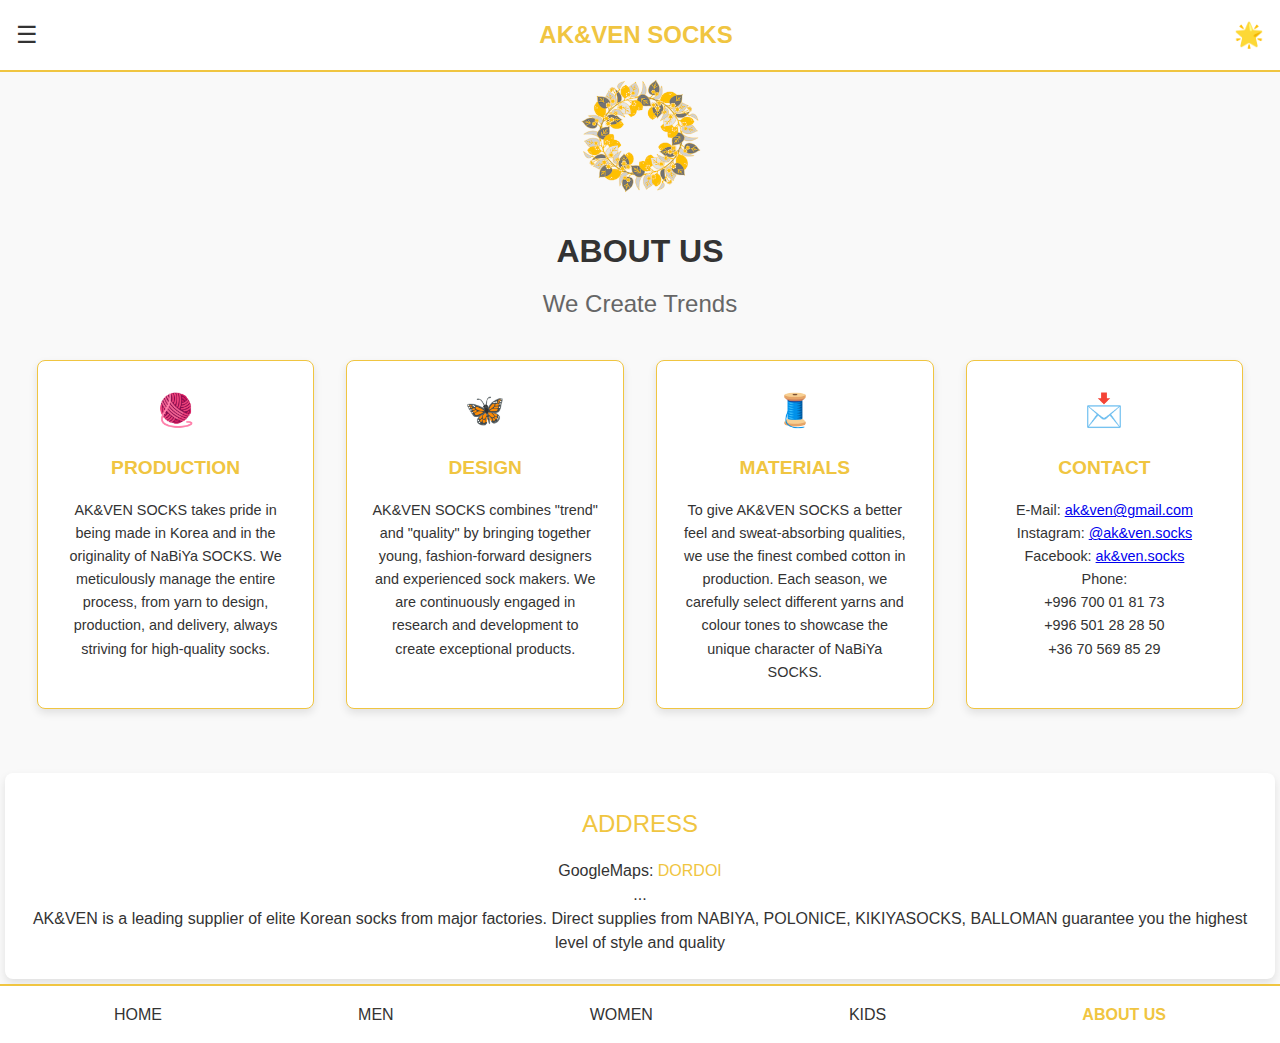
<file: aboutus.html>
<!DOCTYPE html>
<html lang="en">
<head>
    <meta charset="UTF-8">
    <meta name="viewport" content="width=device-width, initial-scale=1.0">
    <title>About Us - AK&VEN Socks</title>
    <link rel="stylesheet" href="aboutus.css">
</head>
<body>
    
    <!-- Main Navigation Bar -->
    <header>
        <a href="#main" class="skip">Skip to main content</a>

         <!-- Navigation Sidebar -->
        <div class="sidebar-menu">
            <ul>
                 <li><a href="index.html">HOME</a></li>
                 <li><a href="men.html">MEN</a></li>
                  <li><a href="women.html">WOMEN</a></li>
                 <li><a href="kids.html">KIDS</a></li>
                 <li><a href="aboutus.html">ABOUT US</a></li>
                 <li><a href="sizes.html">INFORMATION ABOUT SIZES</a></li>
            </ul>
         </div>

        <div class="navbar">
            <div class="menu-icon">☰</div>
            <div class="logo">AK&VEN SOCKS</div>
            <div class="theme-icon">🌟</div>
        </div>
    </header>

    <!-- About Us Section -->
    <main class="about-us">
        <div class="about-header">
            <!-- Венок -->
            <img src="images/qazz.png" alt="Wreath" class="wreath">
            <!-- Заголовки -->
            <h1>ABOUT US</h1>
            <h2>We Create Trends</h2>
        </div>
        
        <div class="about-content">
            <!-- Production Section -->
            <article class="content-box">
                <div class="icon">🧶</div>
                <h3>PRODUCTION</h3>
                <p>
                    AK&VEN SOCKS takes pride in being made in Korea and in the originality of NaBiYa SOCKS. 
                    We meticulously manage the entire process, from yarn to design, production, and delivery, 
                    always striving for high-quality socks.
                </p>
            </article>
            
            <!-- Design Section -->
            <article class="content-box">
                <div class="icon">🦋</div>
                <h3>DESIGN</h3>
                <p>
                    AK&VEN SOCKS combines "trend" and "quality" by bringing together young, fashion-forward designers and 
                    experienced sock makers. We are continuously engaged in research and development to create exceptional products.
                </p>
            </article>
            
            <!-- Materials Section -->
            <article class="content-box">
                <div class="icon">🧵</div>
                <h3>MATERIALS</h3>
                <p>
                    To give AK&VEN SOCKS a better feel and sweat-absorbing qualities, we use the finest combed cotton in production. 
                    Each season, we carefully select different yarns and colour tones to showcase the unique character of NaBiYa SOCKS.
                </p>
            </article>
            
            <!-- Contact Section -->
            <article class="content-box">
                <div class="icon">📩</div>
                <h3>CONTACT</h3>
                <p>
                    E-Mail: <a href="mailto:ak&ven@gmail.com">ak&ven@gmail.com</a><br>
                    Instagram: <a href="https://instagram.com/ak&ven.socks">@ak&ven.socks</a><br>
                    Facebook: <a href="https://facebook.com/ak&ven.socks">ak&ven.socks</a><br>
                    Phone:<br>
                    +996 700 01 81 73<br>
                    +996 501 28 28 50<br>
                    +36 70 569 85 29
                </p>
            </article>
        </div>
        

        <!-- I was using the Centre, becasue it look better  -->

        <!-- Address Section -->
        <section class="address">
            <h2>ADDRESS</h2>
            <p>
                GoogleMaps: <a href="https://maps.app.goo.gl/GRbPjzAK6mjcgJy19"> DORDOI</a>
            </p>
            <p> ... </p> 
            <p>
                AK&VEN is a leading supplier of elite Korean socks from major factories. Direct supplies from NABIYA, POLONICE, KIKIYASOCKS, BALLOMAN guarantee you the highest level of style and quality
            </p>
        </section>
    </main>

    <!-- Footer Navigation -->
    <footer class="footer-nav">
        <a href="index.html">HOME</a>
        <a href="men.html">MEN</a>
        <a href="women.html">WOMEN</a>
        <a href="kids.html">KIDS</a>
        <a href="aboutus.html" class="active">ABOUT US</a>
    </footer>

    <div class="sidebar-overlay"></div>
    <script src="index.js"></script>

</body>
</html>
</file>
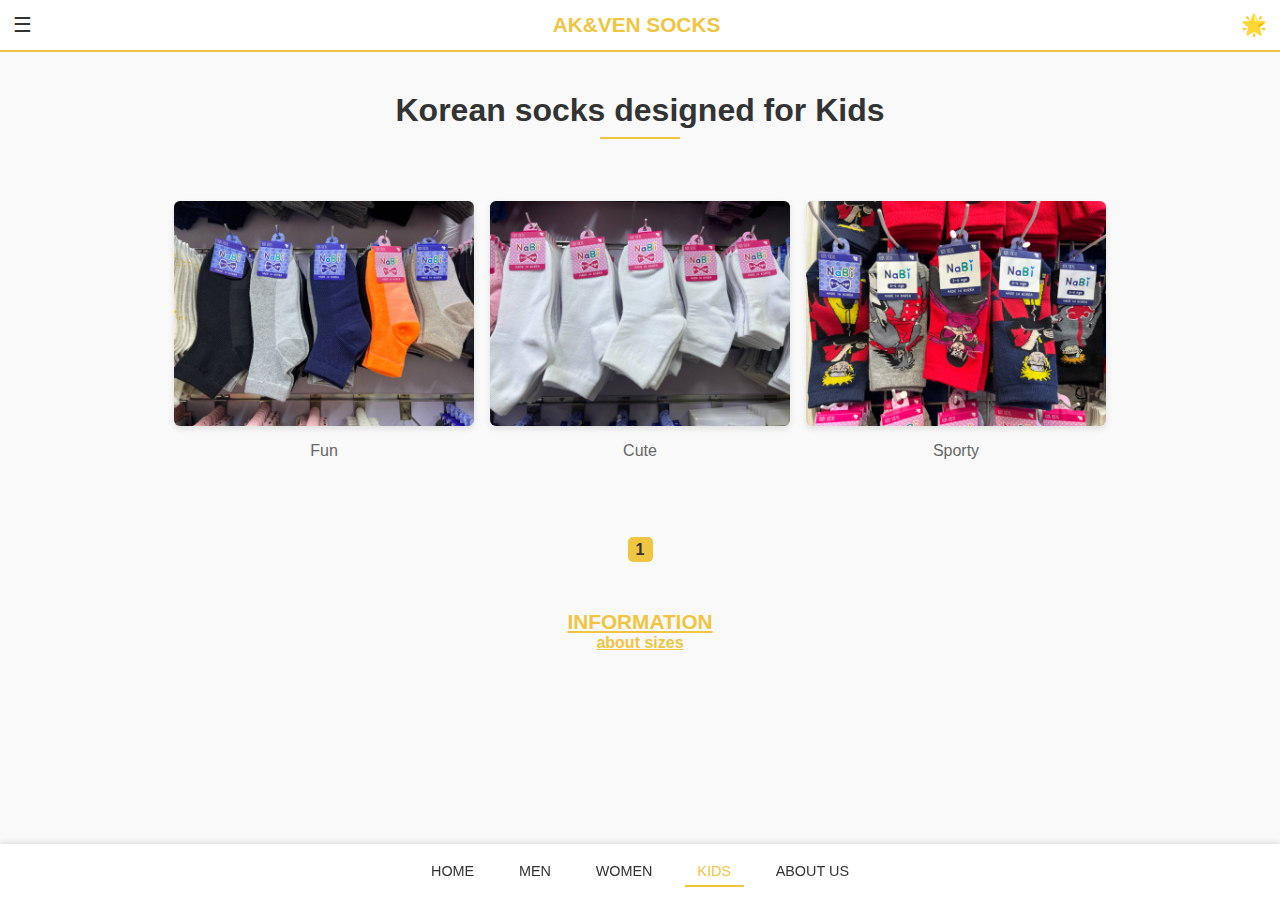
<file: kids.html>
<!DOCTYPE html>
<html lang="en">
<head>
    <meta charset="UTF-8">
    <meta name="viewport" content="width=device-width, initial-scale=1.0">
    <title>Ak&Ven - Kids' Socks</title>
    <link rel="stylesheet" href="kids.css">
</head>
<body>

    <!-- Main Navigation Bar -->
    <header>
        <a href="#main" class="skip">Skip to main content</a>
        
         <!-- Navigation Sidebar -->
        <div class="sidebar-menu">
            <ul>
                 <li><a href="index.html">HOME</a></li>
                 <li><a href="men.html">MEN</a></li>
                  <li><a href="women.html">WOMEN</a></li>
                 <li><a href="kids.html">KIDS</a></li>
                 <li><a href="aboutus.html">ABOUT US</a></li>
                 <li><a href="sizes.html">INFORMATION ABOUT SIZES</a></li>
            </ul>
         </div>

        <div class="navbar">
            <div class="menu-icon">☰</div>
            <div class="logo">AK&VEN SOCKS</div>
            <div class="theme-icon">🌟</div>
        </div>
    </header>
   

    <!-- Текст поверх всех фотографий -->
    <div class="gallery-title">
        Korean socks designed for Kids
    </div>

    <!-- Контент для страницы KIDS -->
    <div class="gallery">
        <div class="gallery-row">
            <div>
                <img src="images/photo_2024-10-11_09.24.25.jpeg" alt="FUN">
                <p>Fun</p>
            </div>
            <div>
                <img src="images/photo_2024-10-11_09.24.31.jpeg" alt="CUTE">
                <p>Cute</p>
            </div>
            <div>
                <img src="images/photo_2024-10-11_09.24.38.jpeg" alt="SPORTY">
                <p>Sporty</p>
            </div>
        </div>
    </div>

    <!-- Пагинация (с оранжевыми квадратами) -->
    <div class="pagination">
        <span class="page-item">1</span>
    </div>

    <!-- Информация о размерах -->
    <a href="sizes.html" class="size-info">
        <span class="line-one">INFORMATION</span>
        <span class="line-two">about sizes</span>
    </a>

    <!-- Нижняя навигация -->
    <nav class="section-navigation">
        <a href="index.html" class="nav-link">HOME</a>
        <a href="men.html" class="nav-link">MEN</a>
        <a href="women.html" class="nav-link">WOMEN</a>
        <a href="kids.html" class="nav-link active">KIDS</a>
        <a href="aboutus.html" class="nav-link">ABOUT US</a>
    </nav>

    <div class="sidebar-overlay"></div>
    <script src="index.js"></script>

</body>
</html>
</file>
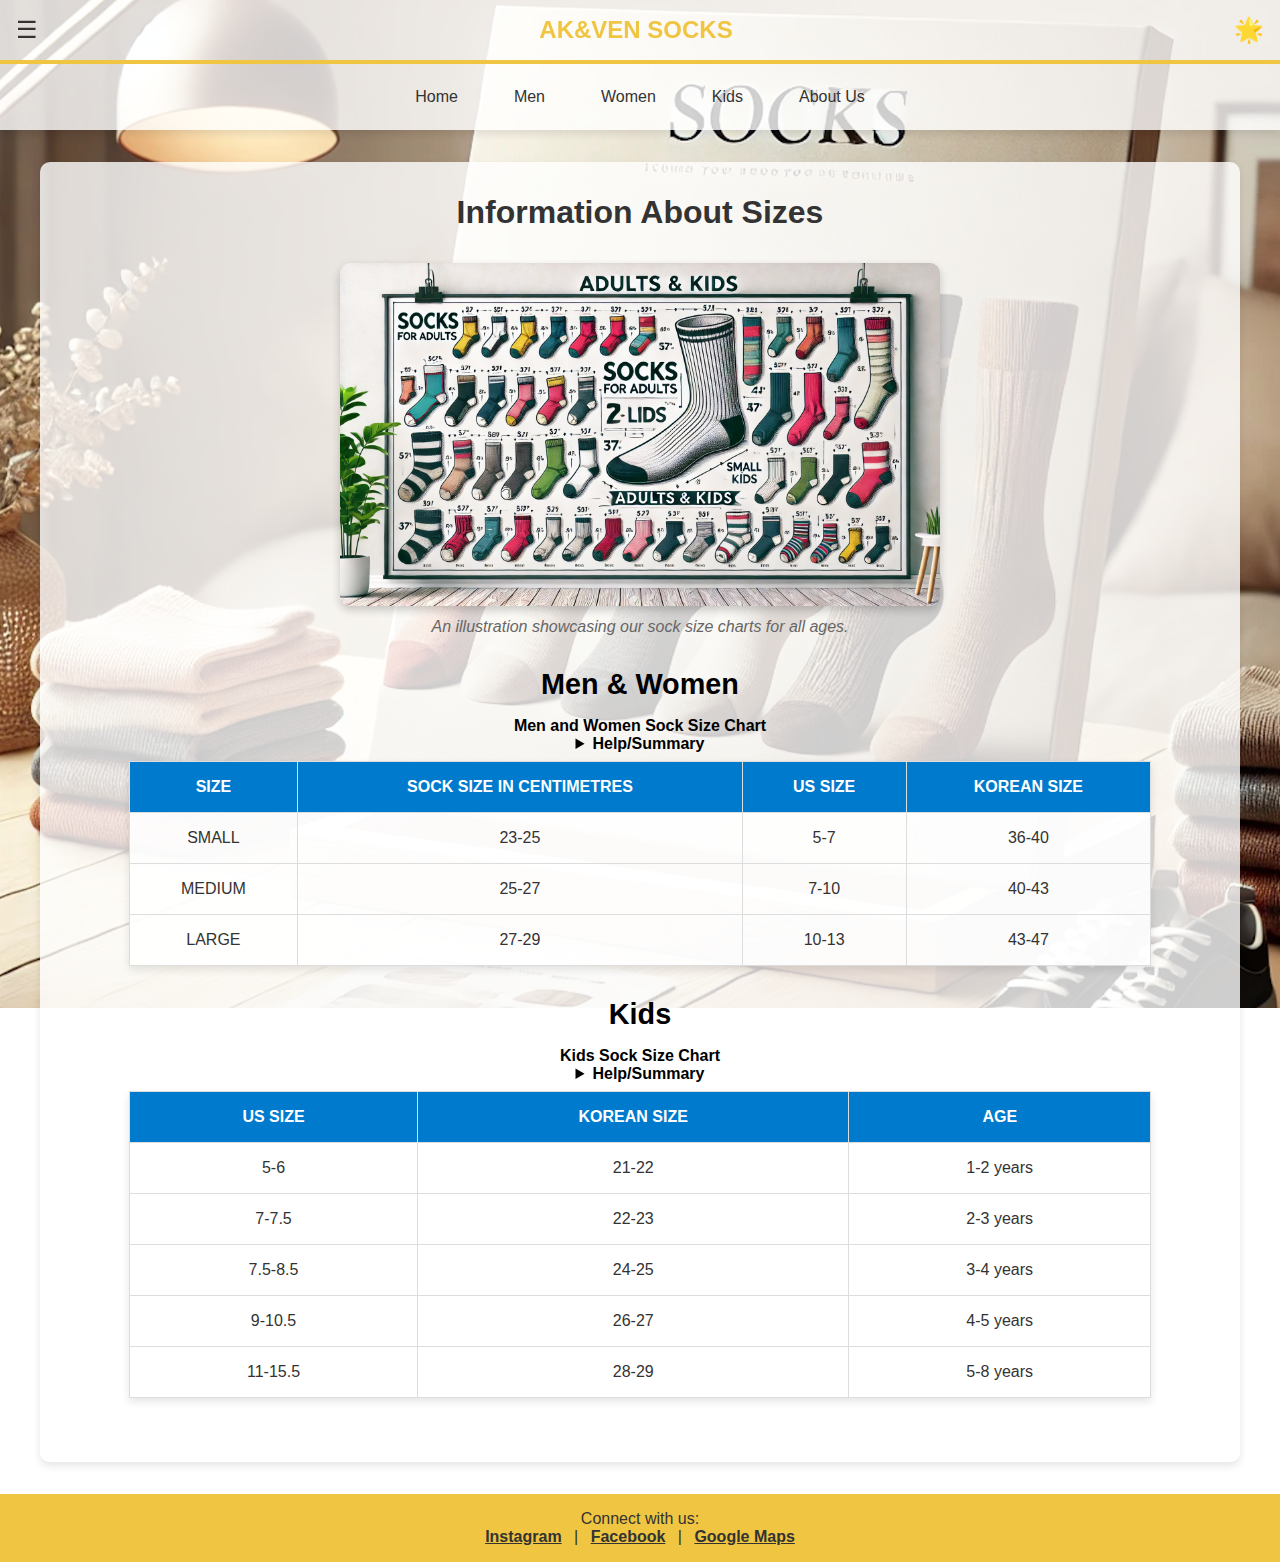
<file: sizes.html>
<!DOCTYPE html>
<html lang="en">
<head>
    <meta charset="UTF-8">
    <meta name="viewport" content="width=device-width, initial-scale=1.0">
    <title>Information About Sizes - AK&VEN Socks</title>
    <link rel="stylesheet" href="sizes.css">
<!-- Inline Styles -->
    <style>
        a {
            text-decoration: underline;
        }
    </style>

</head>
<body>
    <!-- Header -->
    <header>
        <!-- Skip Link for Accessibility -->
        <a href="#main" class="skip">Skip to main content</a>

        <!-- Sidebar Navigation -->
        <div class="sidebar-menu">
            <ul>
                <li><a href="index.html">HOME</a></li>
                <li><a href="men.html">MEN</a></li>
                <li><a href="women.html">WOMEN</a></li>
                <li><a href="kids.html">KIDS</a></li>
                <li><a href="aboutus.html">ABOUT US</a></li>
                <li><a href="sizes.html">INFORMATION ABOUT SIZES</a></li>
            </ul>
        </div>

        <!-- Navbar -->
        <div class="navbar">
            <div class="menu-icon">☰</div>
            <div class="logo">AK&VEN SOCKS</div>
            <div class="theme-icon">🌟</div>
        </div>

        <!-- Top Navigation Links -->
        <nav class="section-navigation">
            <a href="index.html">Home</a>
            <a href="men.html">Men</a>
            <a href="women.html">Women</a>
            <a href="kids.html">Kids</a>
            <a href="aboutus.html">About Us</a>
        </nav>
    </header>

    <!-- Main Section -->
    <main id="main" class="sizes">
        <h1>Information About Sizes</h1>

        <!-- Illustration Figure -->
        <figure>
            <img src="images/razmery.jpeg" alt="Detailed sock size charts for men, women, and kids">
            <figcaption>An illustration showcasing our sock size charts for all ages.</figcaption>
        </figure>

        <!-- Men & Women Sizes -->
        <section id="men-women-sizes">
            <h2>Men & Women</h2>
            <table class="sizes-table">
                <caption>
                    <strong>Men and Women Sock Size Chart</strong>
                    <details>
                        <summary>Help/Summary</summary>
                        <p>This table provides information about sock sizes for men and women, including their centimeter ranges, US sizes, and corresponding Korean sizes.</p>
                    </details>
                </caption>
                <thead>
                    <tr>
                        <th>SIZE</th>
                        <th>SOCK SIZE IN CENTIMETRES</th>
                        <th>US SIZE</th>
                        <th>KOREAN SIZE</th>
                    </tr>
                </thead>
                <tbody>
                    <tr>
                        <td>SMALL</td>
                        <td>23-25</td>
                        <td>5-7</td>
                        <td>36-40</td>
                    </tr>
                    <tr>
                        <td>MEDIUM</td>
                        <td>25-27</td>
                        <td>7-10</td>
                        <td>40-43</td>
                    </tr>
                    <tr>
                        <td>LARGE</td>
                        <td>27-29</td>
                        <td>10-13</td>
                        <td>43-47</td>
                    </tr>
                </tbody>
            </table>
        </section>

        <!-- Kids Sizes -->
        <section id="kids-sizes">
            <h2>Kids</h2>
            <table class="sizes-table">
                <caption>
                    <strong>Kids Sock Size Chart</strong>
                    <details>
                        <summary>Help/Summary</summary>
                        <p>This table provides information about sock sizes for kids, showing corresponding US and Korean sizes along with age ranges.</p>
                    </details>
                </caption>
                <thead>
                    <tr>
                        <th>US SIZE</th>
                        <th>KOREAN SIZE</th>
                        <th>AGE</th>
                    </tr>
                </thead>
                <tbody>
                    <tr>
                        <td>5-6</td>
                        <td>21-22</td>
                        <td>1-2 years</td>
                    </tr>
                    <tr>
                        <td>7-7.5</td>
                        <td>22-23</td>
                        <td>2-3 years</td>
                    </tr>
                    <tr>
                        <td>7.5-8.5</td>
                        <td>24-25</td>
                        <td>3-4 years</td>
                    </tr>
                    <tr>
                        <td>9-10.5</td>
                        <td>26-27</td>
                        <td>4-5 years</td>
                    </tr>
                    <tr>
                        <td>11-15.5</td>
                        <td>28-29</td>
                        <td>5-8 years</td>
                    </tr>
                </tbody>
            </table>
        </section>
    </main>
    
    

    <!-- Footer -->
    <footer class="footer-links">
        <p>Connect with us:</p>
        <a href="https://instagram.com/ak&ven.socks" target="_blank">Instagram</a> |
        <a href="https://facebook.com/ak&ven.socks" target="_blank">Facebook</a> |
        <a href="https://maps.app.goo.gl/GRbPjzAK6mjcgJy19" target="_blank">Google Maps</a>
    </footer>

    <!-- Sidebar Overlay -->
    <div class="sidebar-overlay"></div>

    <!-- Scripts -->
    <script src="index.js"></script>

   
</body>
</html>
</file>
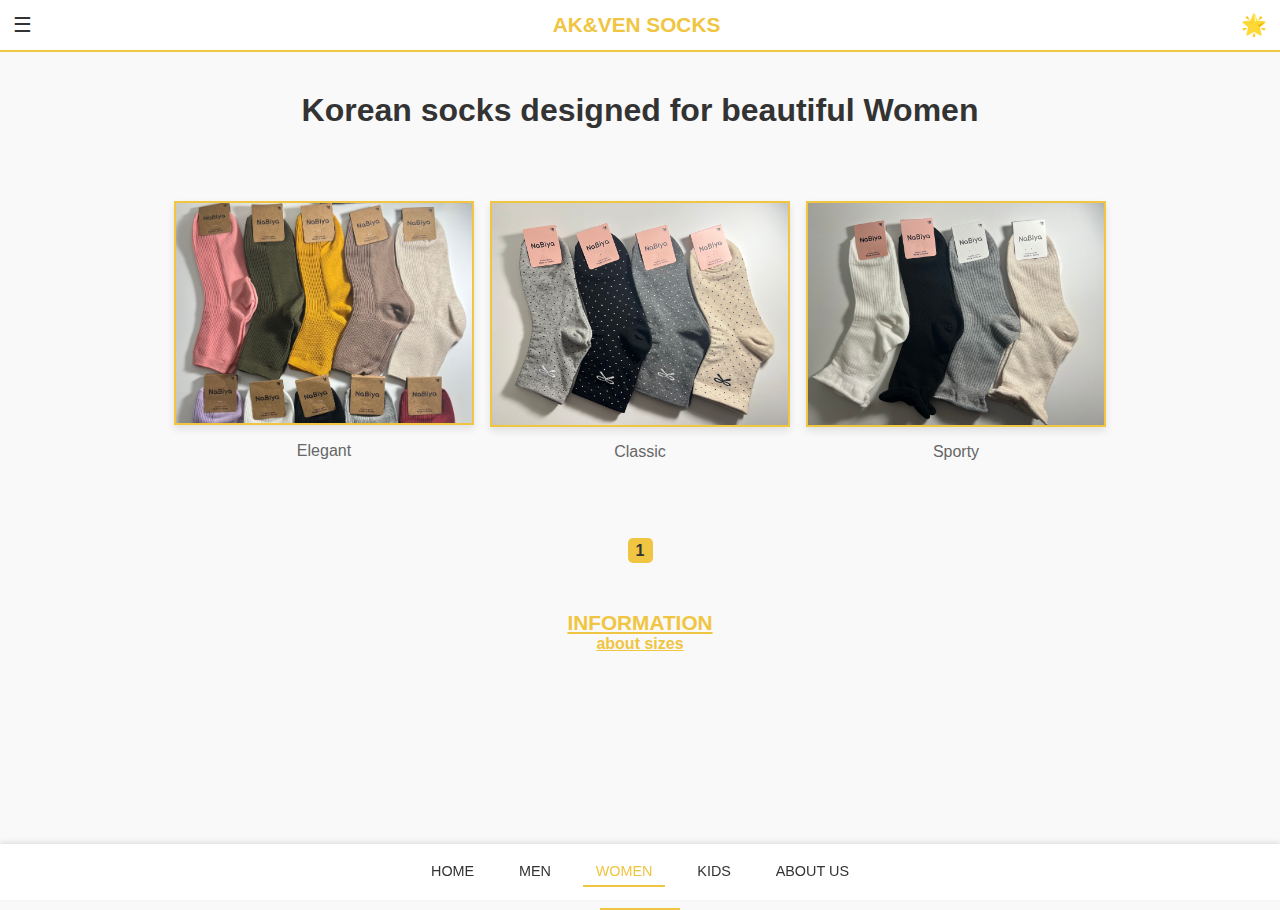
<file: women.html>
<!DOCTYPE html>
<html lang="en">
<head>
    <meta charset="UTF-8">
    <meta name="viewport" content="width=device-width, initial-scale=1.0">
    <title>Ak&Ven - Women's Socks</title>
    <link rel="stylesheet" href="women.css">

</head>
<body>

    <!-- Main Navigation Bar -->
    <header>
        <a href="#main" class="skip">Skip to main content</a>

         <!-- Navigation Sidebar -->
        <div class="sidebar-menu">
            <ul>
                 <li><a href="index.html">HOME</a></li>
                 <li><a href="men.html">MEN</a></li>
                  <li><a href="women.html">WOMEN</a></li>
                 <li><a href="kids.html">KIDS</a></li>
                 <li><a href="aboutus.html">ABOUT US</a></li>
                 <li><a href="sizes.html">INFORMATION ABOUT SIZES</a></li>
            </ul>
         </div>

        <div class="navbar">
            <div class="menu-icon">☰</div>
            <div class="logo">AK&VEN SOCKS</div>
            <div class="theme-icon">🌟</div>
        </div>
    </header>
   

    <div class="gallery-title">
        Korean socks designed for beautiful Women
    </div>

    <!-- WOMEN content -->
    <div class="gallery">
        <div class="gallery-row">
            <div>
                <a href="images/classicwomen.jpeg">
                    <img src="images/classicwomen.jpeg" alt="Elegant">
                </a>
                <p>Elegant</p>
            </div>
            <div>
                <a href="images/IMG_8111.jpeg">
                    <img src="images/IMG_8111.jpeg" alt="Classic">
                </a>
                <p>Classic</p>
            </div>
            <div>
                <img src="images/nabiclassic.jpeg" alt="Sporty">
                <p>Sporty</p>
            </div>
        </div>
    </div>
    

    <div class="pagination">
        <span class="page-item">1</span>
    </div>

    <!-- sizes -->
    <a href="sizes.html" class="size-info">
        <span class="line-one">INFORMATION</span>
        <span class="line-two">about sizes</span>
    </a>

    <!-- navbar -->
    <nav class="section-navigation">
        <a href="index.html" class="nav-link">HOME</a>
        <a href="men.html" class="nav-link">MEN</a>
        <a href="women.html" class="nav-link active">WOMEN</a>
        <a href="kids.html" class="nav-link">KIDS</a>
        <a href="aboutus.html" class="nav-link">ABOUT US</a>
    </nav>

    <div class="sidebar-overlay"></div>
    <script src="index.js"></script>

</body>
</html>
</file>
<file: kids.css>
* {
    margin: 0;
    padding: 0;
    box-sizing: border-box;
}

/* Body */
html, body {
    height: 100%;
    font-family: Arial, sans-serif;
    background-color: #f9f9f9;
    color: #333;
    overflow-x: hidden; 
}

.skip {
    position: absolute;
    left: -10000px;
    top: auto;
    width: 1px;
    height: 1px;
    overflow: hidden;
  }

.navbar {
    display: flex;
    justify-content: space-between;
    align-items: center;
    padding: 0.8rem; /* Reduced padding for compact layout */
    background-color: #fff;
    border-bottom: 2px solid #f0c541;
    position: sticky;
    top: 0;
    z-index: 1000;
}

.menu-icon, .theme-icon {
    font-size: 1.3rem; /* Reduced size for compactness */
    cursor: pointer;
}

.logo {
    font-weight: bold;
    color: #f0c541;
    font-size: 1.3rem; /* Reduced size */
}

/* Боковое меню */
.sidebar-menu {
    position: fixed;
    top: 0;
    left: -100%;
    width: 250px;
    height: 100%;
    background-color: #fff;
    box-shadow: 2px 0 10px rgba(0, 0, 0, 0.2);
    transition: left 0.3s ease;
    z-index: 1001;
    padding: 2rem 1rem;
    display: flex;
    flex-direction: column; 
    gap: 1rem; 
}

.sidebar-menu.show {
    left: 0;
}

.sidebar-menu a {
    text-decoration: none;
    color: #333;
    font-size: 1.2rem; 
    font-weight: bold;
    padding: 0.5rem 0;
    transition: color 0.3s;
}

.sidebar-menu a:hover {
    color: #f0c541;
    background-color: rgba(240, 197, 65, 0.1); 
    border-radius: 4px; 
}

.sidebar-menu a {
    text-decoration: none;
    color: #333;
    font-size: 1rem; /* Reduced size */
    font-weight: bold;
    padding: 0.4rem 0; /* Reduced padding */
    transition: color 0.3s;
}

.sidebar-menu a:hover {
    color: #f0c541;
    background-color: rgba(240, 197, 65, 0.1);
    border-radius: 4px;
}


.sidebar-overlay {
    position: fixed;
    top: 0;
    left: 0;
    width: 100%;
    height: 100%;
    background: rgba(0, 0, 0, 0.5);
    opacity: 0;
    visibility: hidden;
    transition: opacity 0.3s ease;
    z-index: 1000;
}

.sidebar-overlay.active {
    opacity: 1;
    visibility: visible;
}



.gallery-title {
    text-align: center;
    font-size: 2rem; /* Reduced font size */
    font-weight: bold;
    color: #333;
    margin: 2.5rem 0; /* Reduced margin */
    position: relative;
}

.gallery-title::after {
    content: '';
    position: absolute;
    width: 80px; /* Reduced width */
    height: 2px;
    background-color: #f0c541;
    bottom: -10px;
    left: 50%;
    transform: translateX(-50%);
}


.gallery {
    display: flex;
    justify-content: center;
    padding: 2rem 0; /* Reduced padding */
    flex-wrap: wrap;
    justify-content: space-around;
    min-height: 25vh; /* Adjusted height */
}

.gallery-row {
    display: flex;
    gap: 1rem; /* Reduced gap */
    justify-content: center;
    flex-wrap: wrap;
    width: 100%;
}

.gallery-row div {
    text-align: center;
    flex: 1 1 calc(30% - 1rem); /* Adjusted size */
    max-width: 300px; /* Reduced maximum width */
    margin-bottom: 0.8rem; /* Reduced margin */
}

.gallery-row img {
    width: 100%;
    height: auto;
    border-radius: 6px; /* Reduced border-radius */
    box-shadow: 0 3px 6px rgba(0, 0, 0, 0.1);
    object-fit: cover;
}

.gallery-row p {
    margin-top: 0.8rem; /* Reduced margin */
    color: #666;
    font-size: 1rem; /* Adjusted font size */
}


.pagination {
    text-align: center;
    margin-top: 2rem; /* Reduced margin */
    margin-bottom: 3rem; /* Reduced margin */
}

.pagination .page-item {
    display: inline-block;
    width: 25px; /* Reduced size */
    height: 25px; /* Reduced size */
    margin: 0 0.4rem; /* Reduced margin */
    text-align: center;
    line-height: 25px; /* Adjusted line-height */
    background-color: #f0c541;
    color: #333;
    font-weight: bold;
    font-size: 1rem; /* Adjusted font size */
    cursor: pointer;
    border-radius: 5px;
}

.size-info {
    text-align: center;
    margin: 2rem 0;
    font-size: 1rem; /* Reduced size */
    font-weight: bold;
    color: #f0c541;
}

.size-info span {
    display: block;
}

.size-info .line-one {
    font-size: 1.3rem; /* Reduced size */
    color: #f0c541;
}

.size-info .line-two {
    font-size: 1rem; /* Reduced size */
    color: #f0c541;
}


.section-navigation {
    display: flex;
    justify-content: center;
    gap: 1.2rem; /* Reduced gap */
    background-color: #fff;
    padding: 0.8rem; /* Reduced padding */
    box-shadow: 0 -2px 5px rgba(0, 0, 0, 0.1);
    position: fixed;
    bottom: 0;
    width: 100%;
    z-index: 100;
}

.nav-link {
    text-decoration: none;
    color: #333;
    font-size: 0.9rem; /* Adjusted font size */
    padding: 0.4rem 0.8rem; /* Adjusted padding */
    transition: color 0.3s, border-bottom 0.3s;
}

.nav-link.active, .nav-link:hover {
    color: #f0c541;
    border-bottom: 2px solid #f0c541;
}


@media (max-width: 768px) {
    .gallery-row div {
        flex: 1 1 calc(45% - 1rem);
    }

    .gallery-row img {
        width: 90%;
    }

    .gallery-row p {
        font-size: 0.9rem;
    }

    .nav-link {
        font-size: 0.8rem;
    }
}

@media (max-width: 480px) {
    .gallery-row div {
        flex: 1 1 calc(100% - 1rem);
    }

    .gallery-row img {
        width: 100%;
    }

    .gallery-row p {
        font-size: 0.8rem;
    }

    .nav-link {
        font-size: 0.7rem;
    }
}
</file>
<file: women.css>
* {
    margin: 0;
    padding: 0;
    box-sizing: border-box;
}

/* Body */
html, body {
    height: 100%;
    font-family: Arial, sans-serif;
    background-color: #f9f9f9;
    color: #333;
    overflow-x: hidden;
    margin: 0;
    padding: 0;
}

.skip {
    position: absolute;
    left: -10000px;
    top: auto;
    width: 1px;
    height: 1px;
    overflow: hidden;
  }
  
.navbar {
    display: flex;
    justify-content: space-between;
    align-items: center;
    padding: 0.8rem; /* Reduced padding */
    background-color: #fff;
    border-bottom: 2px solid #f0c541;
    position: sticky;
    top: 0;
    z-index: 1000;
}

.menu-icon, .theme-icon {
    font-size: 1.3rem; /* Reduced size */
    cursor: pointer;
}

.logo {
    font-weight: bold;
    color: #f0c541;
    font-size: 1.3rem; /* Reduced size */
}

.sidebar-menu {
    position: fixed;
    top: 0;
    left: -100%;
    width: 250px;
    height: 100%;
    background-color: #fff;
    box-shadow: 2px 0 10px rgba(0, 0, 0, 0.2);
    transition: left 0.3s ease;
    z-index: 1001;
    padding: 2rem 1rem;
    display: flex;
    flex-direction: column; 
    gap: 1rem; 
}

.sidebar-menu.show {
    left: 0;
}

.sidebar-menu a {
    text-decoration: none;
    color: #333;
    font-size: 1.2rem; 
    font-weight: bold;
    padding: 0.5rem 0; 
    transition: color 0.3s;
}

.sidebar-menu a:hover {
    color: #f0c541;
    background-color: rgba(240, 197, 65, 0.1); 
    border-radius: 4px; 
}

.sidebar-overlay {
    position: fixed;
    top: 0;
    left: 0;
    width: 100%;
    height: 100%;
    background: rgba(0, 0, 0, 0.5);
    opacity: 0;
    visibility: hidden;
    transition: opacity 0.3s ease;
    z-index: 1000;
}

.sidebar-overlay.active {
    opacity: 1;
    visibility: visible;
}


.gallery-title {
    text-align: center;
    font-size: 2rem; /* Reduced size */
    font-weight: bold;
    color: #333;
    margin: 2.5rem 0; /* Reduced margin */
}

.gallery-title::after {
    content: '';
    position: absolute;
    width: 80px; /* Reduced width */
    height: 2px;
    background-color: #f0c541;
    bottom: -10px;
    left: 50%;
    transform: translateX(-50%);
}

/* Галерея */
.gallery {
    display: flex;
    justify-content: center;
    padding: 2rem 0; /* Reduced padding */
    flex-wrap: wrap;
    justify-content: space-around;
    min-height: 25vh;
}

.gallery-row {
    display: flex;
    gap: 1rem; /* Reduced gap */
    justify-content: center;
    flex-wrap: wrap;
    width: 100%;
}

.gallery-row div {
    text-align: center;
    flex: 1 1 calc(30% - 1rem); /* Adjusted size */
    max-width: 300px; /* Reduced max width */
    margin-bottom: 0.8rem; /* Reduced margin */
}

.gallery-row img {
    width: 100%;
    border: 2px solid #f0c541;
    box-shadow: 0 4px 8px rgba(0, 0, 0, 0.1);
    transition: transform 0.3s;
}

.gallery-row img:hover {
    transform: scale(2.0);
}


.gallery-row p {
    margin-top: 0.8rem; /* Reduced margin */
    color: #666;
    font-size: 1rem; /* Adjusted font size */
}

/* Пагинация */
.pagination {
    text-align: center;
    margin-top: 2rem; /* Reduced margin */
    margin-bottom: 3rem; /* Reduced margin */
}

.pagination .page-item {
    display: inline-block;
    width: 25px; /* Reduced size */
    height: 25px; /* Reduced size */
    margin: 0 0.4rem; /* Reduced margin */
    text-align: center;
    line-height: 25px; /* Adjusted line-height */
    background-color: #f0c541;
    color: #333;
    font-weight: bold;
    font-size: 1rem; /* Adjusted font size */
    cursor: pointer;
    border-radius: 5px;
}

/* Информация о размерах */
.size-info {
    text-align: center;
    margin: 2rem 0;
    font-size: 1rem; /* Reduced size */
    font-weight: bold;
    color: #f0c541;
}

.size-info span {
    display: block;
}

.size-info .line-one {
    font-size: 1.3rem; /* Reduced size */
    color: #f0c541;
}

.size-info .line-two {
    font-size: 1rem; /* Reduced size */
    color: #f0c541;
}

/* Нижняя навигация */
.section-navigation {
    display: flex;
    justify-content: center;
    gap: 1.2rem; /* Reduced gap */
    background-color: #fff;
    padding: 0.8rem; /* Reduced padding */
    box-shadow: 0 -2px 5px rgba(0, 0, 0, 0.1);
    position: fixed;
    bottom: 0;
    width: 100%;
    z-index: 100;
}

.nav-link {
    text-decoration: none;
    color: #333;
    font-size: 0.9rem; /* Adjusted font size */
    padding: 0.4rem 0.8rem; /* Adjusted padding */
}

.nav-link.active, .nav-link:hover {
    color: #f0c541;
    border-bottom: 2px solid #f0c541;
}

/* Адаптивность */
@media (max-width: 768px) {
    .gallery-row div {
        flex: 1 1 calc(45% - 1rem);
    }

    .gallery-row img {
        width: 90%;
    }

    .gallery-row p {
        font-size: 0.9rem;
    }

    .nav-link {
        font-size: 0.8rem;
    }
}

@media (max-width: 480px) {
    .gallery-row div {
        flex: 1 1 calc(100% - 1rem);
    }

    .gallery-row img {
        width: 100%;
    }

    .gallery-row p {
        font-size: 0.8rem;
    }

    .nav-link {
        font-size: 0.7rem;
    }
}
</file>
<file: aboutus.css>
/* General Reset */
* {
    margin: 0;
    padding: 0;
    box-sizing: border-box;
}

/* Body */
body {
    font-family: Arial, sans-serif;
    line-height: 1.6;
    background-color: #f9f9f9;
    color: #333;
    overflow-x: hidden;
}

.skip {
    position: absolute;
    left: -10000px;
    top: auto;
    width: 1px;
    height: 1px;
    overflow: hidden;
  }
  
/* Navbar */
.navbar {
    display: flex;
    justify-content: space-between;
    align-items: center;
    padding: 1rem;
    background-color: white;
    border-bottom: 2px solid #f0c541;
}

.menu-icon, .theme-icon {
    font-size: 1.5rem;
    cursor: pointer;
}

.logo {
    font-weight: bold;
    font-size: 1.5rem;
    color: #f0c541;
}


.sidebar-menu {
    position: fixed;
    top: 0;
    left: -100%;
    width: 250px;
    height: 100%;
    background-color: #fff;
    box-shadow: 2px 0 10px rgba(0, 0, 0, 0.2);
    transition: left 0.3s ease;
    z-index: 1001;
    padding: 2rem 1rem;
    display: flex;
    flex-direction: column; 
    gap: 1rem; 
}

.sidebar-menu.show {
    left: 0;
}

.sidebar-menu a {
    text-decoration: none;
    color: #333;
    font-size: 1.2rem; 
    font-weight: bold;
    padding: 0.5rem 0;
    transition: color 0.3s;
}

.sidebar-menu a:hover {
    color: #f0c541;
    background-color: rgba(240, 197, 65, 0.1); 
    border-radius: 4px; 
}



/* About Us Section */
.about-us {
    text-align: center;
    padding: 0.3rem;
}

.about-header {
    margin-bottom: 0.3rem;
}

.wreath {
    width: 150px; 
    margin-bottom: 1.5rem;
}

.about-us h1 {
    font-size: 2rem;
    font-weight: bold;
    color: #333;
}

.about-us h2 {
    font-size: 1.5rem;
    font-weight: 300;
    color: #666;
    margin-top: 0.5rem;
}

/* About Content */
.about-content {
    display: grid;
    grid-template-columns: repeat(auto-fit, minmax(250px, 1fr));
    gap: 2rem;
    padding: 2rem;
}

/* Content Box */
.content-box {
    background-color: white;
    border: 1px solid #f0c541;
    border-radius: 8px;
    padding: 1.5rem;
    box-shadow: 0 4px 8px rgba(0, 0, 0, 0.1);
}

.content-box .icon {
    font-size: 2rem;
    color: #f0c541;
    margin-bottom: 1rem;
}

.content-box h3 {
    font-size: 1.2rem;
    font-weight: bold;
    color: #f0c541;
    margin-bottom: 1rem;
}

.content-box p {
    font-size: 0.9rem;
    line-height: 1.6;
    color: #333;
}

/* Address Section */
.address {
    text-align: center;
    margin-top: 2rem;
    padding: 1.5rem;
    background-color: #fff;
    border-radius: 8px;
    box-shadow: 0 4px 8px rgba(0, 0, 0, 0.1);
}

.address h2 {
    font-size: 1.5rem;
    color: #f0c541;
    margin-bottom: 1rem;
}

.address p {
    font-size: 1rem;
    line-height: 1.5;
    color: #333;
}

.address a {
    color: #f0c541;
    text-decoration: none;
}

.address a:hover {
    text-decoration: underline;
}

/* Footer Navigation */
.footer-nav {
    display: flex;
    justify-content: space-around;
    padding: 1rem;
    background-color: #fff;
    border-top: 2px solid #f0c541;
}

.footer-nav a {
    text-decoration: none;
    color: #333;
    font-size: 1rem;
    transition: color 0.3s ease;
}

.footer-nav a.active {
    font-weight: bold;
    color: #f0c541;
}

.footer-nav a:hover {
    color: #f0c541;
}

/* Responsive Design */
@media (max-width: 768px) {
    .about-content {
        grid-template-columns: 1fr;
    }

    .wreath {
        width: 120px;
    }

    .content-box {
        padding: 1rem;
    }
}

@media (max-width: 480px) {
    .about-us h1 {
        font-size: 1.8rem;
    }

    .about-us h2 {
        font-size: 1.2rem;
    }

    .wreath {
        width: 100px;
    }

    .content-box {
        padding: 0.5rem;
    }

    .address {
        padding: 1rem;
    }

    .address h2 {
        font-size: 1.2rem;
    }
}
</file>
<file: sizes.css>
/* General Reset */
* {
    margin: 0;
    padding: 0;
    box-sizing: border-box;
}

/* CSS Variables for Colors */
:root {
    --brand-yellow: #f0c541;
    --brand-blue: #007acc;
    --text-dark: #333;
    --background-light: rgba(255, 255, 255, 0.8);
    --text-light: #fff;
    --dark-bg: #111;
    --dark-nav: #222;
}

.skip {
    position: absolute;
    left: -10000px;
    top: auto;
    width: 1px;
    height: 1px;
    overflow: hidden;
  }
  
/* General Styles */
body {
    font-family: Arial, sans-serif;
    background-image: url('images/bcrimage.png'); 
    background-size: cover; 
    background-position: center; 
    background-repeat: no-repeat; 
    background-attachment: fixed; 
    color: var(--text-dark);
    transition: background-color 0.3s, color 0.3s;
}

body.dark {
    background-color: var(--dark-bg);
    color: var(--text-light);
}

.visually-hidden-focusable {
    position: absolute;
    left: -9999px; /* Hide offscreen */
    background-color: white;
    color: black;
    padding: 8px 12px;
    text-decoration: none;
    border: 2px solid black;
}

.visually-hidden-focusable:focus {
    position: static; 
    left: 0; 
}

.skip {
    position: absolute;
    left: -10000px;
}

a.skip:focus {
    position: static;
    background-color: aliceblue;
}

/* Navbar */
.navbar {
    display: flex;
    justify-content: space-between;
    align-items: center;
    padding: 1rem;
    background-color: var(--background-light);
    border-bottom: 2px solid var(--brand-yellow);
    position: sticky;
    top: 0;
    z-index: 1000;
    transition: background-color 0.3s;
}

body.dark .navbar {
    background-color: var(--dark-nav);
}

.menu-icon, .theme-icon {
    font-size: 1.5rem;
    cursor: pointer;
    transition: transform 0.3s, color 0.3s;
}

.menu-icon:hover, .theme-icon:hover {
    transform: scale(1.2);
    color: var(--brand-yellow);
}

.logo {
    font-weight: bold;
    color: var(--brand-yellow);
    font-size: 1.5rem;
}

.sidebar-menu {
    position: fixed;
    top: 0;
    left: -100%;
    width: 250px;
    height: 100%;
    background-color: var(--background-light);
    box-shadow: 2px 0 10px rgba(0, 0, 0, 0.2);
    transition: left 0.3s ease;
    z-index: 1001;
    padding: 2rem 1rem;
    display: flex;
    flex-direction: column; 
    gap: 1rem; 
}

.sidebar-menu.show {
    left: 0;
}

.sidebar-menu a {
    text-decoration: none;
    color: var(--text-dark);
    font-size: 1.2rem; 
    font-weight: bold;
    padding: 0.5rem 0; 
    transition: color 0.3s;
}

.sidebar-menu a:hover {
    color: var(--brand-yellow);
    background-color: rgba(240, 197, 65, 0.1); 
    border-radius: 4px; 
}

.sidebar-overlay {
    position: fixed;
    top: 0;
    left: 0;
    width: 100%;
    height: 100%;
    background: rgba(0, 0, 0, 0.5);
    opacity: 0;
    visibility: hidden;
    transition: opacity 0.3s ease;
    z-index: 1000;
}

.sidebar-overlay.active {
    opacity: 1;
    visibility: visible;
}

/* Section Navigation */
.section-navigation {
    display: flex;
    justify-content: center;
    gap: 1.5rem;
    background-color: var(--background-light);
    padding: 1rem;
    border-top: 2px solid var(--brand-yellow);
    box-shadow: 0 4px 8px rgba(0, 0, 0, 0.1);
}

.section-navigation a {
    text-decoration: none;
    color: var(--text-dark);
    font-size: 1rem;
    padding: 0.5rem 1rem;
    font-weight: 500;
    transition: color 0.3s, border-bottom 0.3s;
}

.section-navigation a.active {
    color: var(--brand-yellow);
    font-weight: bold;
    border-bottom: 2px solid var(--brand-yellow);
}

.section-navigation a:hover {
    color: var(--brand-yellow);
}

/* Figure */
figure {
    text-align: center;
    margin: 2rem auto;
    max-width: 800px;
}

figure img {
    width: 100%;
    max-width: 600px;
    height: auto;
    border-radius: 10px;
    box-shadow: 0 4px 8px rgba(0, 0, 0, 0.2);
}

figure figcaption {
    margin-top: 0.5rem;
    font-style: italic;
    color: #666;
    font-size: 1rem;
}

/* Sizes Section */
.sizes {
    padding: 2rem;
    text-align: center;
    background-color: var(--background-light);
    border-radius: 10px;
    margin: 2rem auto;
    max-width: 1200px;
    box-shadow: 0 4px 8px rgba(0, 0, 0, 0.1);
}

body.dark .sizes {
    background-color: var(--dark-nav);
}

.sizes h1 {
    font-size: 2rem;
    margin-bottom: 1.5rem;
    color: var(--text-dark);
}

/* Sizes Section Headings */
.sizes h2 {
    font-size: 1.8rem;
    color: black; /* Change the text color to black */
    margin: 2rem 0 1rem;
    font-weight: bold; /* Ensure it remains bold if needed */
}

.sizes #men-women-sizes h2,
.sizes #kids-sizes h2 {
    color: black; /* Change only headings in these sections */
}


/* Tables */
.sizes-table {
    width: 90%;
    margin: 0 auto 2rem;
    border-collapse: collapse;
    box-shadow: 0 4px 8px rgba(0, 0, 0, 0.1);
}

.sizes-table th, .sizes-table td {
    padding: 1rem;
    border: 1px solid #ddd;
    text-align: center;
}

.sizes-table th {
    background-color: var(--brand-blue);
    color: var(--text-light);
    font-weight: bold;
}

.sizes-table td {
    background-color: rgba(255, 255, 255, 0.9);
}

/* Updated caption and summary */
caption {
    font-weight: bold;
    color: black; /* Changed from orange to black */
    text-align: center;
    margin-bottom: 0.5rem;
}

details summary {
    color: black; /* Changed from orange to black */
    cursor: pointer;
}

details summary:hover {
    color: #333; /* Slight hover effect */
}

/* Footer */
.footer-links {
    text-align: center;
    background-color: var(--brand-yellow);
    padding: 1rem;
    margin-top: 2rem;
    color: var(--text-dark);
}

.footer-links a {
    text-decoration: none;
    color: var(--text-dark);
    font-weight: bold;
    margin: 0 0.5rem;
    transition: color 0.3s ease;
}

.footer-links a:hover {
    color: var(--text-light);
}

/* Footer Links */
.footer-links a {
    text-decoration: underline; /* Ensure links are underlined */
    color: var(--text-dark); /* Keep the text color consistent */
    font-weight: bold;
    margin: 0 0.5rem;
    transition: color 0.3s ease;
}

.footer-links a:hover {
    color: var(--text-light); /* Optional: Highlight the link on hover */
}


/* Responsive Design */
@media (max-width: 768px) {
    .sizes-table {
        width: 100%;
    }
    .sizes h1, .sizes h2 {
        font-size: 1.5rem;
    }
}

@media (max-width: 600px) {
    .sizes-table {
        font-size: 0.8rem;
        overflow-x: auto;
    }
    .navbar {
        flex-direction: column;
        align-items: center;
    }
}
</file>
